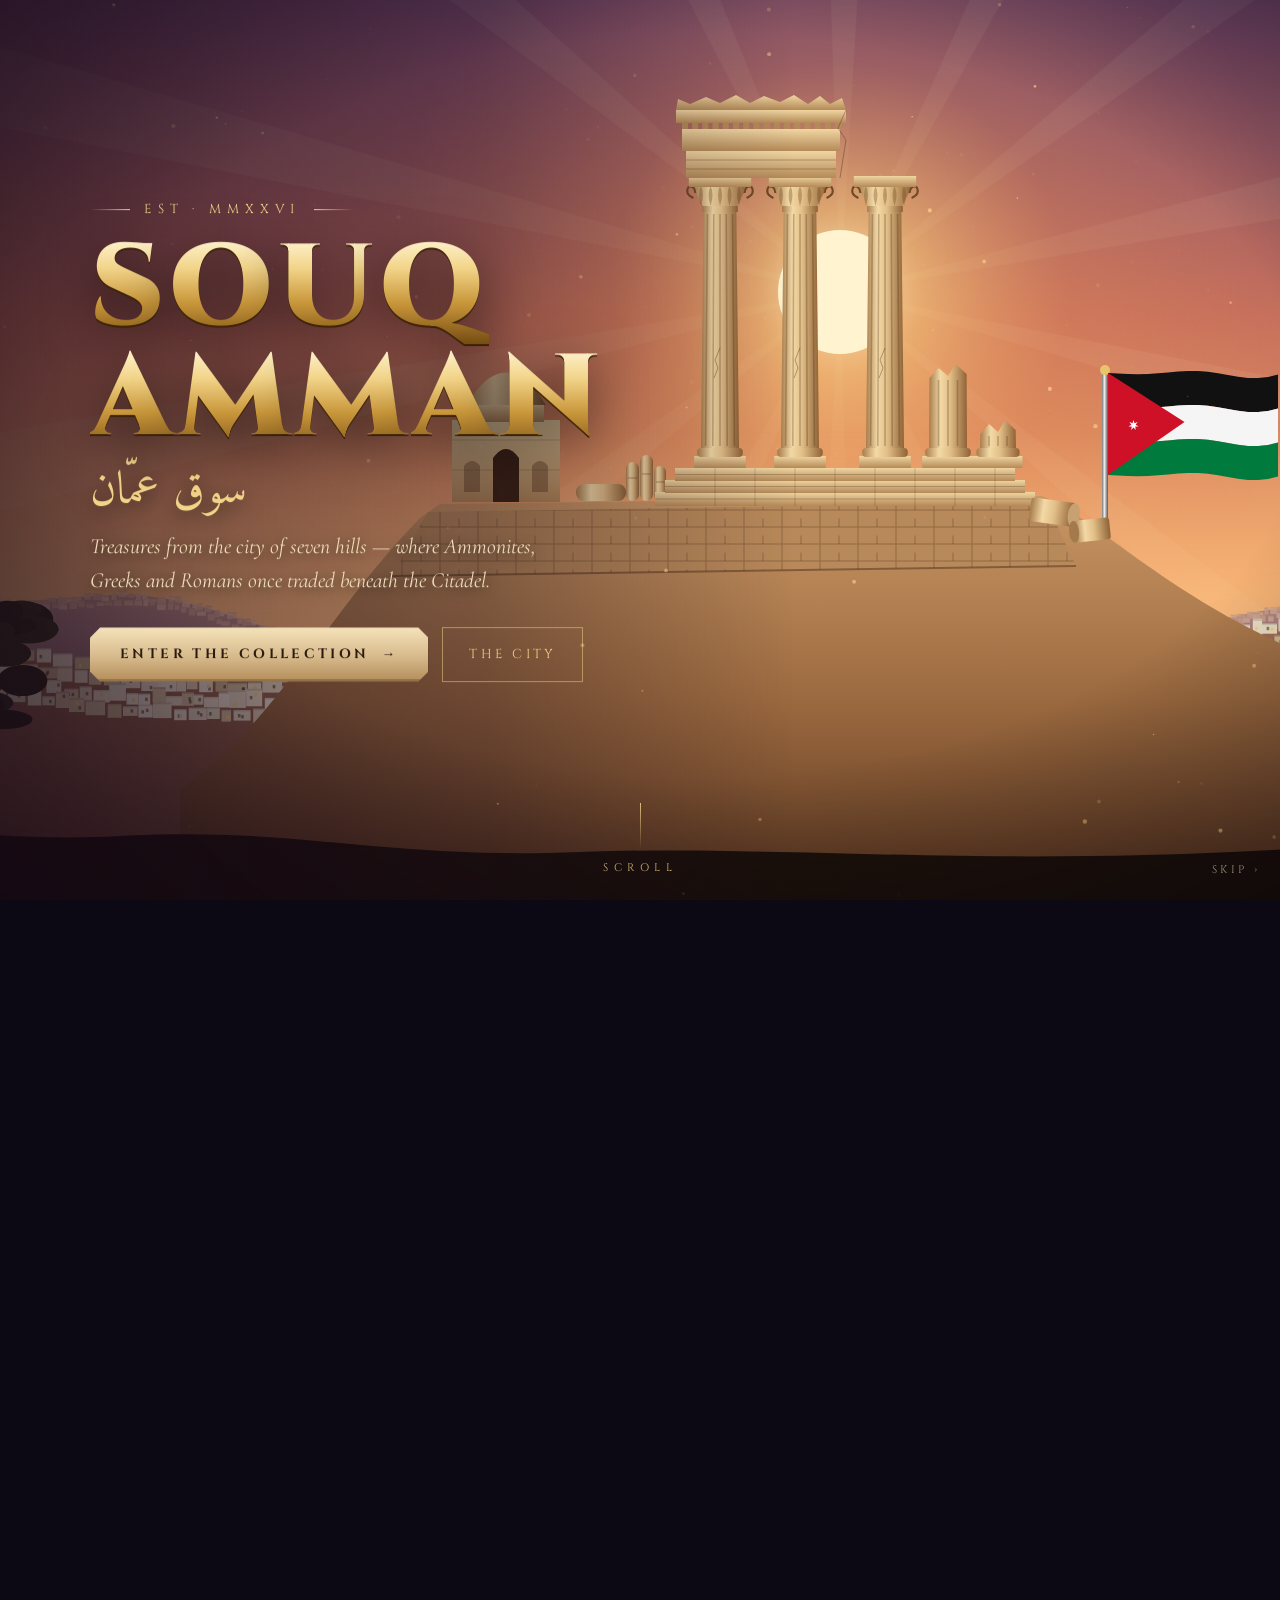
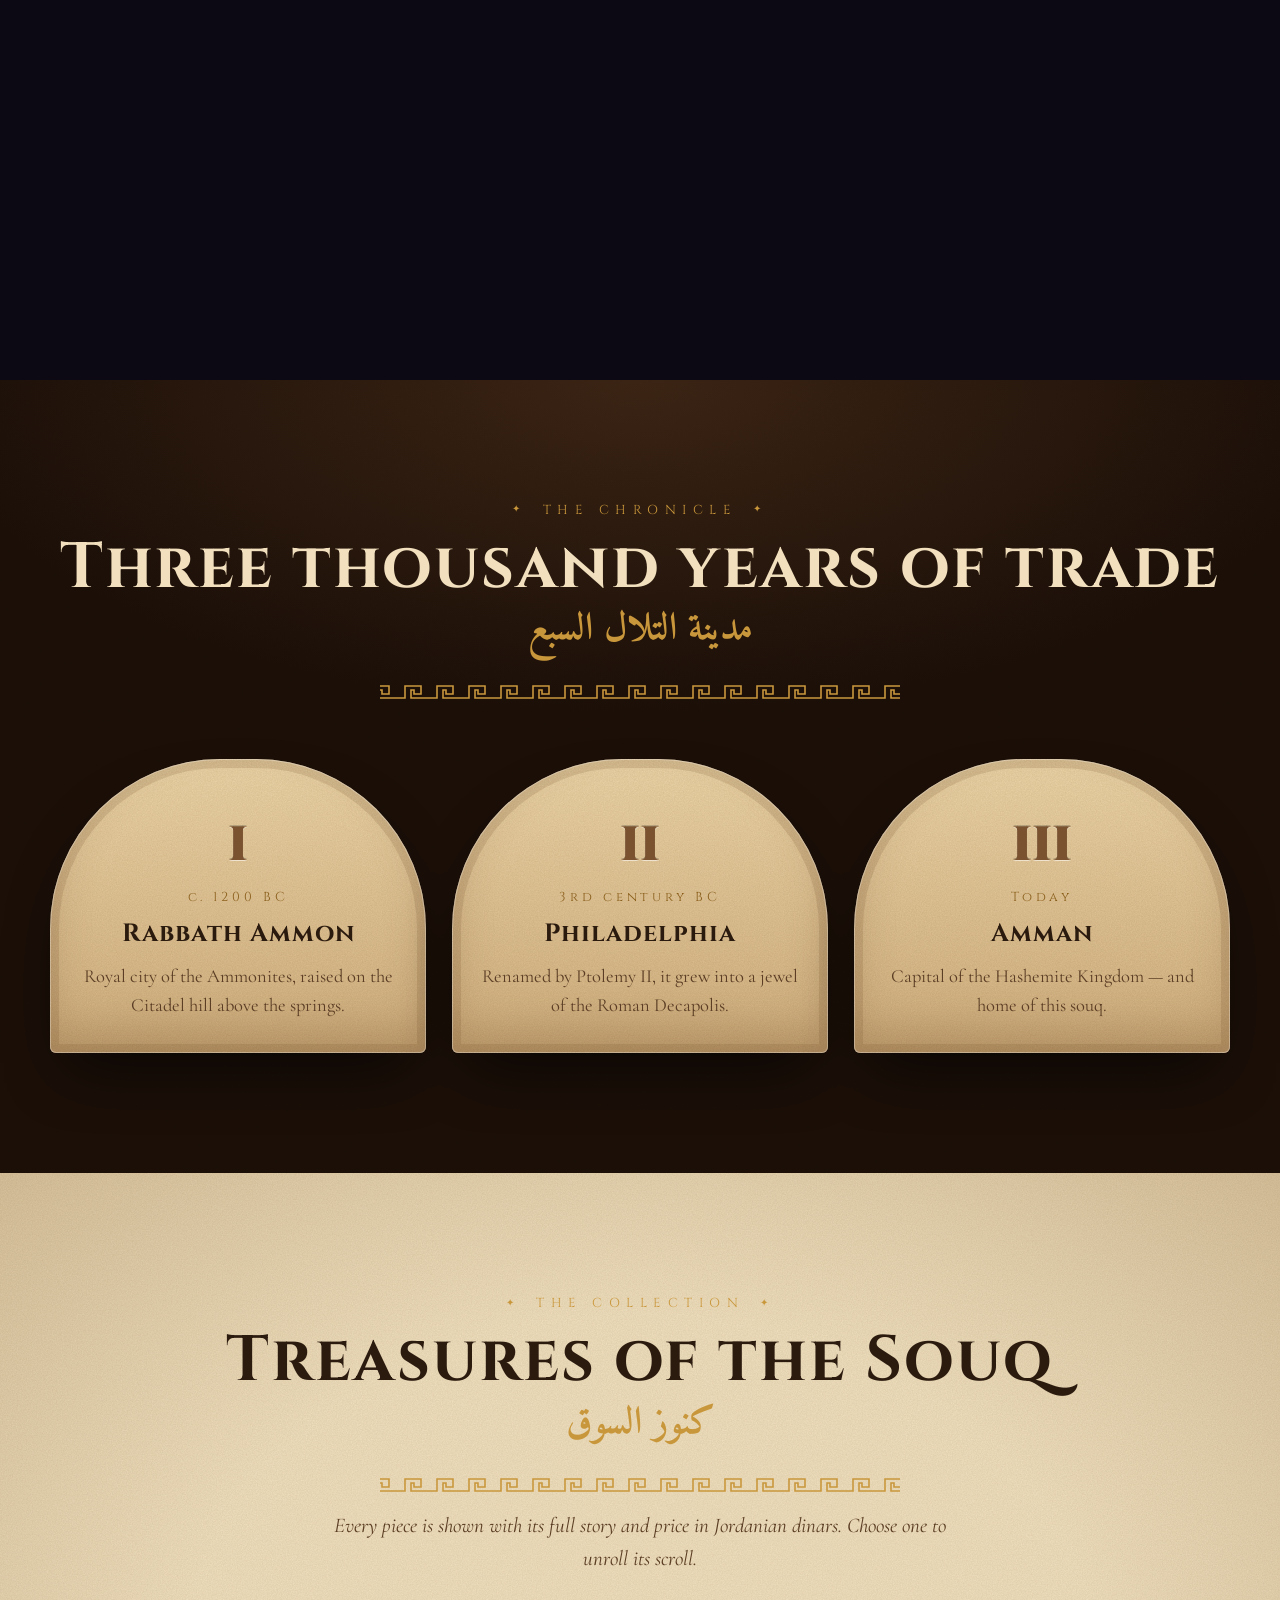
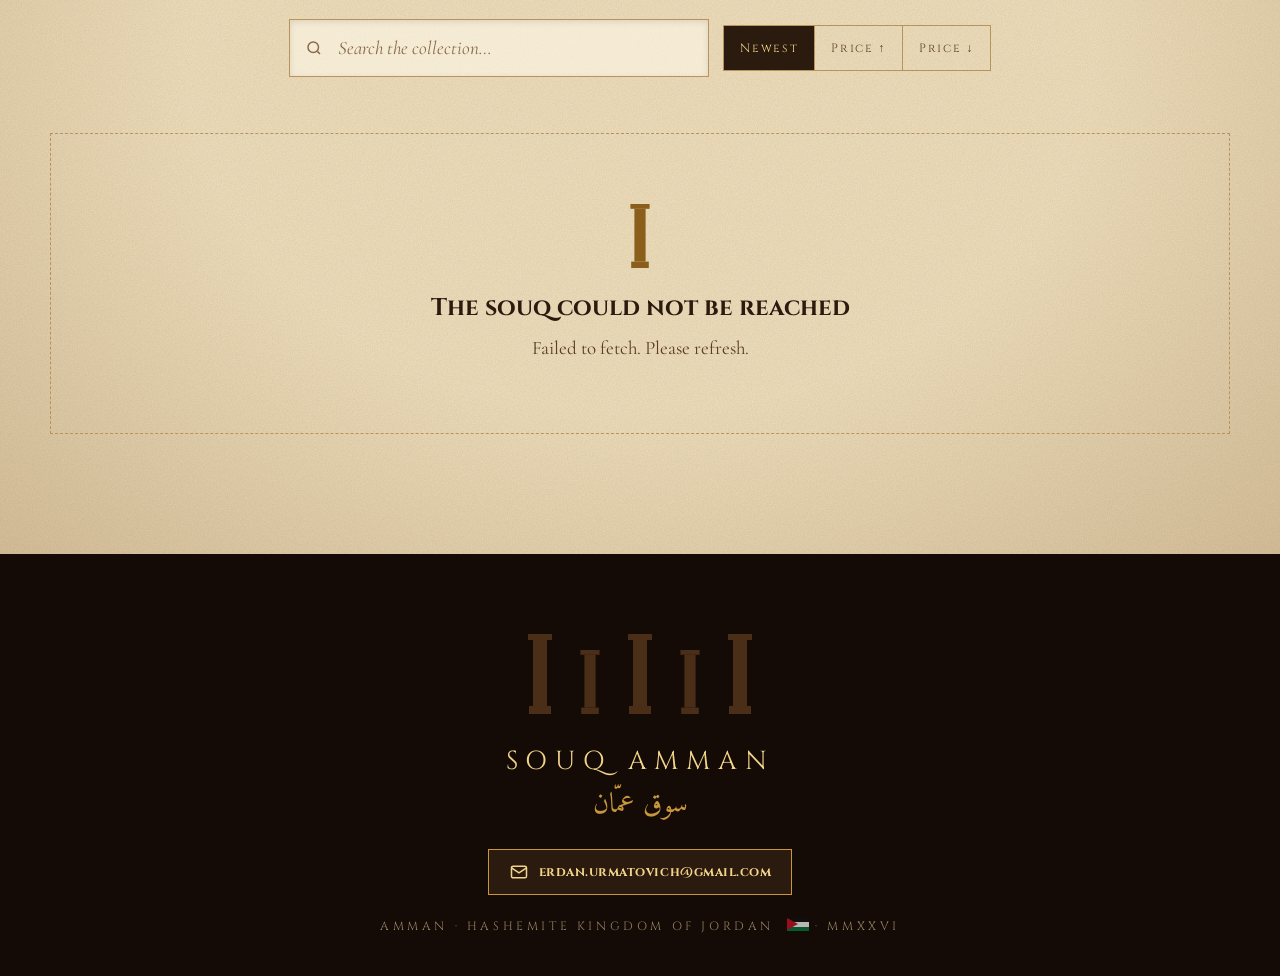
<file: index.html>
<!doctype html>
<html lang="en">
<head>
  <meta charset="utf-8">
  <meta name="viewport" content="width=device-width, initial-scale=1">
  <title>Souq Amman</title>
  <meta name="description" content="Souq Amman — treasures from the ancient city of Amman, Jordan.">
  <meta name="theme-color" content="#1a0f08">
  <link rel="icon" href="data:image/svg+xml,%3Csvg xmlns='http://www.w3.org/2000/svg' viewBox='0 0 64 64'%3E%3Crect width='64' height='64' rx='14' fill='%231a0f08'/%3E%3Cg fill='%23f3d58a'%3E%3Crect x='14' y='12' width='36' height='6'/%3E%3Crect x='18' y='18' width='8' height='32'/%3E%3Crect x='38' y='18' width='8' height='32'/%3E%3Crect x='12' y='50' width='40' height='5'/%3E%3C/g%3E%3C/svg%3E">
  <link rel="preconnect" href="https://fonts.googleapis.com">
  <link rel="preconnect" href="https://fonts.gstatic.com" crossorigin>
  <link href="https://fonts.googleapis.com/css2?family=Amiri:wght@400;700&family=Cinzel:wght@400;600;700;900&family=Cormorant+Garamond:ital,wght@0,400;0,500;0,600;1,400;1,500&display=swap" rel="stylesheet">
  <link rel="stylesheet" href="assets/style.css?v=1793973445">
</head>
<body>

  <nav class="nav" id="nav">
    <a href="#" class="brand" aria-label="Souq Amman">
      <svg viewBox="0 0 22 30" fill="currentColor" aria-hidden="true"><rect x="0" y="0" width="22" height="4"/><rect x="2" y="4" width="18" height="2"/><rect x="5" y="6" width="12" height="20" opacity=".9"/><rect x="1" y="26" width="20" height="4"/></svg>
      <span>SOUQ AMMAN</span>
    </a>
    <div class="nav-r">
      <a class="l hide" href="#chronicle">The City</a>
      <a class="l" href="#collection">The Collection</a>
    </div>
  </nav>

  <!-- ===================== CITADEL (opening + hero) ===================== -->
  <header class="hero" id="top">
    <div class="stage">
      <svg id="scene" xmlns="http://www.w3.org/2000/svg" viewBox="0 0 1600 900" preserveAspectRatio="xMidYMax slice" aria-hidden="true"></svg>
      <canvas id="dust" aria-hidden="true"></canvas>
      <div class="vignette"></div>
      <div class="shade"></div>

      <div class="hero-copy">
        <div class="est">EST · MMXXVI</div>
        <h1 class="title" aria-label="Souq Amman">
          <span class="ln" data-word="SOUQ"></span>
          <span class="ln" data-word="AMMAN"></span>
        </h1>
        <div class="hero-ar ar">سوق عمّان</div>
        <p class="hero-lead">Treasures from the city of seven hills — where Ammonites, Greeks and Romans once traded beneath the Citadel.</p>
        <div class="hero-cta">
          <a href="#collection" class="stone">Enter the Collection <span class="arr">→</span></a>
          <a href="#chronicle" class="ghost">The City</a>
        </div>
      </div>

      <div class="cue"><i></i>SCROLL</div>
      <div class="caption">Amman Citadel · Jabal al-Qal’a<br>Roman era · 2nd century AD</div>
      <div class="veil"></div>
      <div class="blackout"></div>
      <button class="skip" type="button">SKIP ›</button>
    </div>
  </header>

  <!-- ===================== CHRONICLE ===================== -->
  <section class="chron" id="chronicle">
    <div class="wrap">
      <div class="kick reveal">The Chronicle</div>
      <h2 class="h2 reveal">Three thousand years of trade<span class="ar">مدينة التلال السبع</span></h2>
      <div class="meander reveal"></div>
      <div class="tablets" id="tablets">
        <article class="tablet">
          <div class="num">I</div>
          <div class="yr">c. 1200 BC</div>
          <h3>Rabbath Ammon</h3>
          <p>Royal city of the Ammonites, raised on the Citadel hill above the springs.</p>
        </article>
        <article class="tablet">
          <div class="num">II</div>
          <div class="yr">3rd century BC</div>
          <h3>Philadelphia</h3>
          <p>Renamed by Ptolemy II, it grew into a jewel of the Roman Decapolis.</p>
        </article>
        <article class="tablet">
          <div class="num">III</div>
          <div class="yr">Today</div>
          <h3>Amman</h3>
          <p>Capital of the Hashemite Kingdom — and home of this souq.</p>
        </article>
      </div>
    </div>
  </section>

  <!-- ===================== COLLECTION ===================== -->
  <section class="coll" id="collection">
    <div class="wrap">
      <div class="kick reveal">The Collection</div>
      <h2 class="h2 reveal">Treasures of the Souq<span class="ar">كنوز السوق</span></h2>
      <div class="meander reveal"></div>
      <p class="lede reveal">Every piece is shown with its full story and price in Jordanian dinars. Choose one to unroll its scroll.</p>

      <div class="tools reveal">
        <label class="search">
          <svg width="18" height="18" viewBox="0 0 24 24" fill="none" stroke="currentColor" stroke-width="2"><circle cx="11" cy="11" r="7"/><path d="m20 20-3.5-3.5"/></svg>
          <input id="q" type="search" placeholder="Search the collection…" aria-label="Search the collection">
        </label>
        <div class="sorts" id="sorts">
          <button class="on" data-sort="new" type="button">Newest</button>
          <button data-sort="low" type="button">Price ↑</button>
          <button data-sort="high" type="button">Price ↓</button>
        </div>
      </div>

      <div class="cats reveal" id="cats"></div>

      <div class="grid" id="grid">
        <div class="ghostcard"></div><div class="ghostcard"></div><div class="ghostcard"></div>
      </div>
    </div>
  </section>

  <footer>
    <div class="row-cols" aria-hidden="true">
      <svg viewBox="0 0 24 80" fill="currentColor"><rect width="24" height="6"/><rect x="5" y="6" width="14" height="66"/><rect x="1" y="72" width="22" height="8"/></svg>
      <svg viewBox="0 0 24 80" fill="currentColor"><rect width="24" height="6"/><rect x="5" y="6" width="14" height="66"/><rect x="1" y="72" width="22" height="8"/></svg>
      <svg viewBox="0 0 24 80" fill="currentColor"><rect width="24" height="6"/><rect x="5" y="6" width="14" height="66"/><rect x="1" y="72" width="22" height="8"/></svg>
      <svg viewBox="0 0 24 80" fill="currentColor"><rect width="24" height="6"/><rect x="5" y="6" width="14" height="66"/><rect x="1" y="72" width="22" height="8"/></svg>
      <svg viewBox="0 0 24 80" fill="currentColor"><rect width="24" height="6"/><rect x="5" y="6" width="14" height="66"/><rect x="1" y="72" width="22" height="8"/></svg>
    </div>
    <div class="fb">SOUQ AMMAN</div>
    <div class="far ar">سوق عمّان</div>
    <div class="f-contact" id="fContact"></div>
    <div class="small">AMMAN · HASHEMITE KINGDOM OF JORDAN <span class="flag"></span> · MMXXVI</div>
  </footer>

  <div class="float-contact" id="floatContact"></div>

  <!-- ===================== SCROLL MODAL ===================== -->
  <div class="modal" id="modal" role="dialog" aria-modal="true" aria-labelledby="mTitle">
    <div class="modal-bg" data-close></div>
    <div class="scroll">
      <div class="rod"></div>
      <div class="sheet">
        <button class="x" data-close aria-label="Close">✕</button>
        <div class="gal">
          <div class="arch"><img id="mImg" alt=""></div>
          <div class="thumbs" id="mThumbs"></div>
        </div>
        <div class="info">
          <div class="no" id="mNo"></div>
          <h3 id="mTitle"></h3>
          <div class="plaque" id="mPrice"></div>
          <div class="desc" id="mDesc"></div>
          <div class="contact" id="mContact"></div>
          <div id="mAddr"></div>
          <div class="date" id="mDate"></div>
        </div>
      </div>
      <div class="rod"></div>
    </div>
  </div>

  <script src="assets/config.js?v=1793973445"></script>
  <script src="assets/api.js?v=1793973445"></script>
  <script src="assets/effects.js?v=1793973445"></script>
  <script src="assets/scene.js?v=1793973445"></script>
  <script src="assets/store.js?v=1793973445"></script>
</body>
</html>
</file>
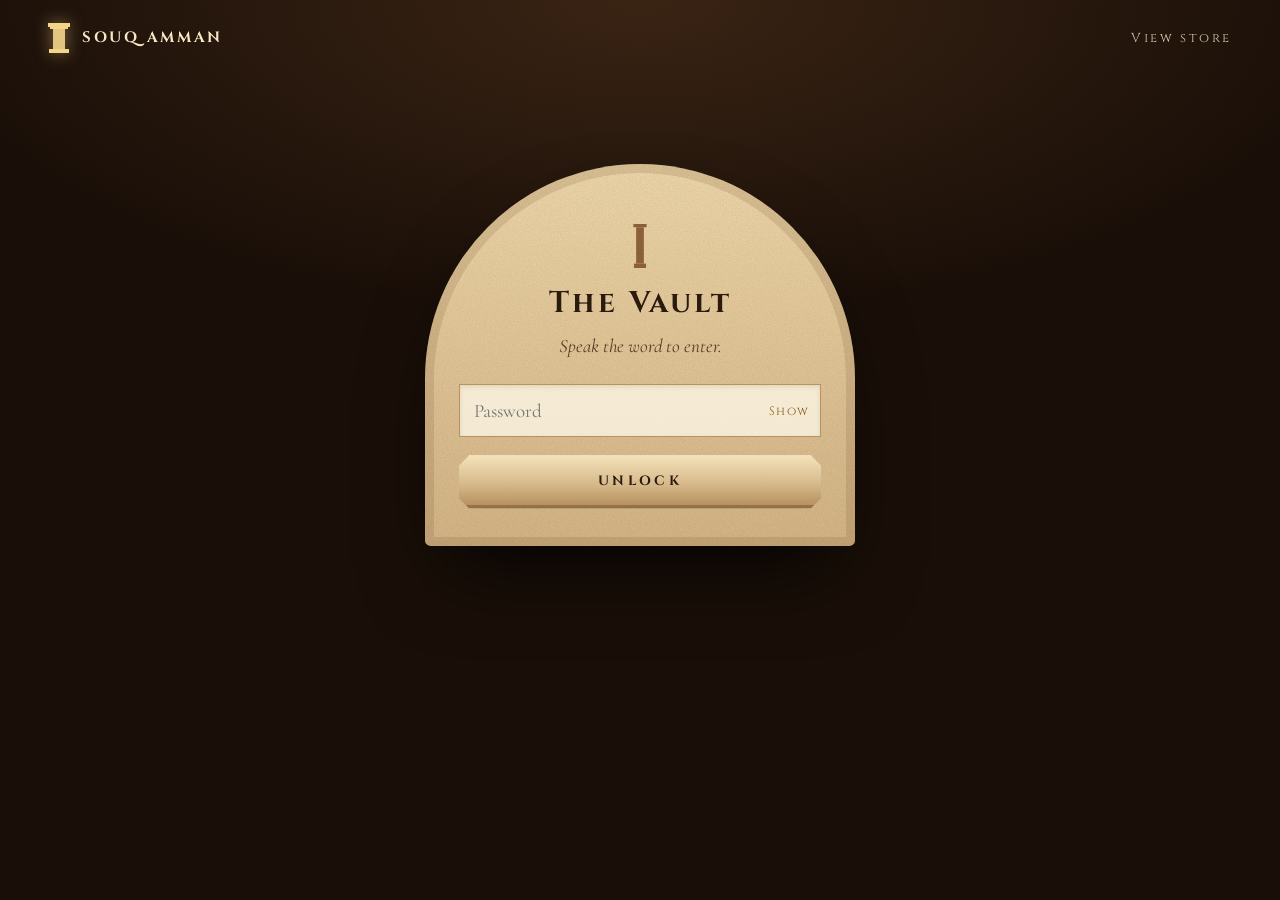
<file: admin-586f1898.html>
<!doctype html>
<html lang="en">
<head>
  <meta charset="utf-8">
  <meta name="viewport" content="width=device-width, initial-scale=1">
  <title>Souq Amman</title>
  <meta name="robots" content="noindex, nofollow">
  <meta name="referrer" content="no-referrer">
  <meta name="theme-color" content="#1a0f08">
  <link rel="icon" href="data:image/svg+xml,%3Csvg xmlns='http://www.w3.org/2000/svg' viewBox='0 0 64 64'%3E%3Crect width='64' height='64' rx='14' fill='%231a0f08'/%3E%3Cg fill='%23f3d58a'%3E%3Crect x='14' y='12' width='36' height='6'/%3E%3Crect x='18' y='18' width='8' height='32'/%3E%3Crect x='38' y='18' width='8' height='32'/%3E%3Crect x='12' y='50' width='40' height='5'/%3E%3C/g%3E%3C/svg%3E">
  <link rel="preconnect" href="https://fonts.googleapis.com">
  <link rel="preconnect" href="https://fonts.gstatic.com" crossorigin>
  <link href="https://fonts.googleapis.com/css2?family=Amiri:wght@400;700&family=Cinzel:wght@400;600;700;900&family=Cormorant+Garamond:ital,wght@0,400;0,500;0,600;1,400;1,500&display=swap" rel="stylesheet">
  <link rel="stylesheet" href="assets/style.css?v=1793973445">
</head>
<body class="ready">
  <nav class="nav solid" id="nav">
    <a href="index.html" class="brand">
      <svg viewBox="0 0 22 30" fill="currentColor" aria-hidden="true"><rect x="0" y="0" width="22" height="4"/><rect x="2" y="4" width="18" height="2"/><rect x="5" y="6" width="12" height="20" opacity=".9"/><rect x="1" y="26" width="20" height="4"/></svg>
      <span>SOUQ AMMAN</span>
    </a>
    <div class="nav-r"><a class="l" href="index.html">View store</a></div>
  </nav>

  <main class="admin">
    <div class="gate" id="gate">
      <svg viewBox="0 0 24 80" fill="currentColor" aria-hidden="true"><rect width="24" height="6"/><rect x="5" y="6" width="14" height="66"/><rect x="1" y="72" width="22" height="8"/></svg>
      <h1>The Vault</h1>
      <p>Speak the word to enter.</p>
      <form id="loginForm" class="form" autocomplete="off">
        <div class="affix">
          <input id="pw" class="input" type="password" placeholder="Password" required autocomplete="current-password" aria-label="Password">
          <button type="button" id="pwToggle">Show</button>
        </div>
        <button class="stone btn-full" type="submit"><span class="spinner"></span><span>Unlock</span></button>
      </form>
    </div>

    <section class="dash" id="dash">
      <div class="dash-head">
        <div>
          <div class="pv-label" style="margin:0 0 6px">The Vault</div>
          <h1>Add a treasure</h1>
        </div>
        <button class="ghost" id="logout" type="button">Lock</button>
      </div>

      <div class="dash-grid">
        <div class="panel">
          <form id="productForm" class="form">
            <div class="field">
              <label>1 · Display photo <em>required — shown on the card</em></label>
              <div class="drop" id="drop">
                <input type="file" id="file" accept="image/*" aria-label="Product picture">
                <div class="hint" id="dropHint"><div style="font-size:30px">📜</div><b>Click or drop the main photo</b><small>JPG, PNG or WEBP — resized automatically</small></div>
              </div>
            </div>
            <div class="field">
              <label>2 · More photos <em>optional — up to 6</em></label>
              <div class="extras" id="extras"></div>
            </div>
            <div class="field">
              <label for="name">Name <em>required</em></label>
              <input id="name" class="input" maxlength="120" required placeholder="e.g. Hand-painted Jordanian vase">
            </div>
            <div class="field">
              <label for="cat">Category <em>required</em></label>
              <select id="cat" class="input" required></select>
            </div>
            <div class="field">
              <label for="desc">Description <em>required</em></label>
              <textarea id="desc" class="textarea" maxlength="3000" required placeholder="Condition, size, colour, how to contact you…"></textarea>
            </div>
            <div class="row">
              <div class="field">
                <label for="price">Price <em>required</em></label>
                <div class="affix">
                  <input id="price" class="input" type="number" min="0" step="0.001" required placeholder="0.00" inputmode="decimal">
                  <span>JOD</span>
                </div>
              </div>
              <div class="field">
                <label for="addr">Address <em>optional</em></label>
                <input id="addr" class="input" maxlength="300" placeholder="e.g. Rainbow St, Jabal Amman">
              </div>
            </div>
            <button class="stone btn-full" type="submit" id="publish"><span class="spinner"></span><span>Publish treasure</span></button>
          </form>
        </div>

        <div>
          <div class="pv-label">Live preview</div>
          <article class="art static">
            <div class="arch"><img id="pvImg" alt="" style="display:none"><div id="pvPh" style="position:absolute;inset:0;display:grid;place-items:center;font-size:44px;opacity:.4">🏛️</div></div>
            <div class="no" id="pvCat">Nº I · Fashion</div>
            <h3 id="pvName">Treasure name</h3>
            <p id="pvDesc">Your description will appear here.</p>
            <div class="plaque" id="pvPrice">0 JOD</div>
            <div class="loc">📍 <span id="pvAddr">Amman, Jordan</span></div>
          </article>

          <div class="panel" style="margin-top:26px">
            <h2>Your treasures <span id="myCount" style="color:var(--ink-3)"></span></h2>
            <div class="my-list" id="myList"></div>
          </div>
        </div>
      </div>
    </section>
  </main>

  <script src="assets/config.js?v=1793973445"></script>
  <script src="assets/api.js?v=1793973445"></script>
  <script src="assets/effects.js?v=1793973445"></script>
  <script src="assets/a-586f1898.js?v=1793973445"></script>
</body>
</html>
</file>
<file: assets/style.css>
/* =========================================================
   Souq Amman — ancient citadel theme
   ========================================================= */
:root {
  --night: #0c0814;
  --ink: #2b1a0e;
  --ink-2: #5a3d24;
  --ink-3: #8a6a48;
  --parch: #efe0bf;
  --parch-2: #f7ecd3;
  --stone: #d6b98b;
  --stone-dk: #8b6038;
  --gold: #c9973b;
  --gold-2: #f3d58a;
  --gold-3: #8a5f1c;
  --bronze: linear-gradient(135deg, #f6dc94 0%, #c9973b 35%, #8a5f1c 60%, #e4bb63 100%);
  --red: #b5262b;
  --ease: cubic-bezier(.22, 1, .36, 1);
  --spring: cubic-bezier(.34, 1.56, .64, 1);
  --paper: url("data:image/svg+xml,%3Csvg xmlns='http://www.w3.org/2000/svg' width='300' height='300'%3E%3Cfilter id='n'%3E%3CfeTurbulence type='fractalNoise' baseFrequency='.8' numOctaves='3' stitchTiles='stitch'/%3E%3CfeColorMatrix values='0 0 0 0 .35 0 0 0 0 .22 0 0 0 0 .1 0 0 0 .22 0'/%3E%3C/filter%3E%3Crect width='300' height='300' filter='url(%23n)'/%3E%3C/svg%3E");
  color-scheme: light;
}
* { box-sizing: border-box; margin: 0; padding: 0; }
html { scroll-behavior: smooth; }
html, body { overflow-x: clip; }
body {
  font-family: "Cormorant Garamond", Georgia, serif; font-size: 19px; line-height: 1.55; color: var(--ink);
  background: var(--parch) var(--paper); -webkit-font-smoothing: antialiased;
}
body.locked { overflow: hidden; }
img { display: block; max-width: 100%; }
a { color: inherit; text-decoration: none; }
button { font: inherit; color: inherit; background: none; border: 0; cursor: pointer; }
.ar { font-family: "Amiri", "Cairo", serif; }

/* =================== NAV =================== */
.nav {
  position: fixed; inset: 0 0 auto 0; z-index: 60; height: 76px; padding: 0 clamp(16px, 4vw, 48px);
  display: flex; align-items: center; justify-content: space-between; color: #f7e7c4;
  opacity: 0; transform: translateY(-20px); transition: opacity 1s var(--ease), transform 1s var(--ease), background .5s, height .5s, box-shadow .5s;
}
.ready .nav { opacity: 1; transform: none; }
.nav.solid { background: rgba(26, 15, 8, .9); backdrop-filter: blur(10px); -webkit-backdrop-filter: blur(10px); height: 64px; box-shadow: 0 1px 0 rgba(201,151,59,.35), 0 10px 30px rgba(0,0,0,.3); }
.brand { display: flex; align-items: center; gap: 12px; font-family: "Cinzel", serif; font-weight: 700; letter-spacing: .18em; font-size: 15px; }
.brand svg { width: 22px; height: 30px; color: var(--gold-2); filter: drop-shadow(0 0 8px rgba(243,213,138,.5)); }
.nav-r { display: flex; align-items: center; gap: clamp(14px, 3vw, 34px); font-family: "Cinzel", serif; font-size: 13px; letter-spacing: .2em; }
.nav-r a.l { position: relative; padding: 6px 0; opacity: .85; }
.nav-r a.l::after { content: ""; position: absolute; left: 0; right: 0; bottom: 0; height: 1px; background: var(--gold-2); transform: scaleX(0); transition: transform .5s var(--ease); }
.nav-r a.l:hover { opacity: 1; }
.nav-r a.l:hover::after { transform: scaleX(1); }

/* =================== HERO / SCENE =================== */
.hero { position: relative; height: 220vh; background: var(--night); }
.stage { position: sticky; top: 0; height: 100vh; height: 100svh; overflow: hidden; }
#scene { position: absolute; inset: 0; width: 100%; height: 100%; display: block; will-change: transform; }
#dust { position: absolute; inset: 0; width: 100%; height: 100%; pointer-events: none; }
.blackout { position: absolute; inset: 0; background: #000; pointer-events: none; transition: opacity 1.8s ease; }
.lit .blackout { opacity: 0; }
.shade { position: absolute; inset: 0; pointer-events: none; background: linear-gradient(90deg, rgba(25,10,25,.62) 0%, rgba(25,10,25,.35) 38%, transparent 62%); opacity: 0; transition: opacity 2s 2.4s; }
.lit .shade { opacity: 1; }
.vignette { position: absolute; inset: 0; pointer-events: none; background: radial-gradient(ellipse 85% 75% at 55% 45%, transparent 55%, rgba(5,2,8,.6) 100%); }
.veil { position: absolute; inset: 0; pointer-events: none; background: #1a0f08; opacity: 0; }

#scene .col, #scene .stump { transform-box: fill-box; transform-origin: 50% 100%; transform: scaleY(0); }
.lit #scene .col, .lit #scene .stump { animation: rise 1.1s var(--d, 0s) cubic-bezier(.2,.9,.25,1.05) forwards; }
@keyframes rise { 0% { transform: scaleY(0); } 75% { transform: scaleY(1.03); } 100% { transform: scaleY(1); } }
#scene .entab { transform: translateY(-460px); opacity: 0; }
.lit #scene .entab { animation: drop .8s 2.1s cubic-bezier(.55,0,.75,.2) forwards; }
@keyframes drop { 0% { transform: translateY(-460px); opacity: 0; } 30% { opacity: 1; } 100% { transform: none; opacity: 1; } }
#scene .puff { opacity: 0; transform-box: fill-box; transform-origin: center; }
.lit #scene .puff { animation: puff 1.4s 2.85s ease-out forwards; }
@keyframes puff { 0% { opacity: .85; transform: scale(.2); } 100% { opacity: 0; transform: scale(2.6); } }
#scene .sun { transform: translateY(360px); }
.lit #scene .sun { transition: transform 4.8s 1.1s cubic-bezier(.25,.6,.3,1); transform: none; }
#scene .dawn { opacity: 0; }
.lit #scene .dawn { transition: opacity 4s 1.3s ease; opacity: 1; }
#scene .tint { opacity: .85; }
.lit #scene .tint { transition: opacity 4.2s 1.4s ease; opacity: 0; }
#scene .stars { opacity: 1; }
.lit #scene .stars { transition: opacity 4s 1.8s ease; opacity: .12; }
#scene .rays { opacity: 0; }
.lit #scene .rays { transition: opacity 3s 3.2s ease; opacity: 1; }
#scene .win { animation: twinkle 3s var(--t, 0s) ease-in-out infinite; }
@keyframes twinkle { 50% { opacity: .2; } }
#scene .birds { opacity: 0; transition: opacity 1.5s; }
.ready #scene .birds { opacity: 1; }
#scene .flock { animation: fly 28s linear infinite; }
#scene .flock.f2 { animation-duration: 36s; animation-delay: -15s; }
@keyframes fly { from { transform: translate(-220px, 0); } to { transform: translate(1900px, -140px); } }
#scene .bird { animation: flap .45s ease-in-out infinite alternate; transform-box: fill-box; transform-origin: center; }
@keyframes flap { to { transform: scaleY(-.5); } }
.stage.shake { animation: shake .5s cubic-bezier(.36,.07,.19,.97); }
@keyframes shake { 15% { transform: translate(-6px, 4px); } 35% { transform: translate(5px, -3px); } 55% { transform: translate(-4px, 2px); } 75% { transform: translate(2px, -1px); } }

/* hero copy */
.hero-copy { position: absolute; z-index: 5; left: clamp(20px, 7vw, 110px); top: 50%; transform: translateY(-52%); max-width: min(620px, 52vw); color: #f8ead0; will-change: transform, opacity; }
.est { display: flex; align-items: center; gap: 14px; font-family: "Cinzel", serif; font-size: 13px; letter-spacing: .45em; color: var(--gold-2); opacity: 0; transform: translateY(10px); transition: all 1s 3.5s var(--ease); }
.est::before, .est::after { content: ""; height: 1px; width: 40px; background: linear-gradient(90deg, transparent, var(--gold-2)); }
.est::after { transform: scaleX(-1); }
.lit .est { opacity: 1; transform: none; }
.title { font-family: "Cinzel", serif; font-weight: 900; line-height: .95; letter-spacing: .04em; font-size: clamp(54px, 9vw, 146px); margin: 16px 0 8px; }
.title .ln { display: block; white-space: nowrap; position: relative; }
.title .lt {
  display: inline-block;
  background: linear-gradient(180deg, #fff6d8 0%, #f3d58a 30%, #c9973b 62%, #7a4f14 100%);
  -webkit-background-clip: text; background-clip: text; color: transparent;
  filter: drop-shadow(0 2px 0 #3d2408) drop-shadow(0 12px 26px rgba(0,0,0,.6));
  opacity: 0;
}
.lit .title .lt { animation: stamp .75s var(--d) cubic-bezier(.5,0,.3,1.35) forwards; }
@keyframes stamp {
  0% { opacity: 0; transform: translateY(-50px) scale(2); filter: blur(14px); }
  55% { opacity: 1; }
  100% { opacity: 1; transform: none; filter: drop-shadow(0 2px 0 #3d2408) drop-shadow(0 12px 26px rgba(0,0,0,.6)); }
}
.title .ln::after {
  content: ""; position: absolute; inset: 0; pointer-events: none; mix-blend-mode: overlay;
  background: linear-gradient(105deg, transparent 42%, rgba(255,255,255,.9) 50%, transparent 58%); background-size: 260% 100%; background-position: 160% 0;
}
.ready .title .ln::after { animation: sweep 6s 1s ease-in-out infinite; }
.ready .title .ln + .ln::after { animation-delay: 1.3s; }
@keyframes sweep { 0% { background-position: 160% 0; } 30%, 100% { background-position: -60% 0; } }
.hero-ar { font-size: clamp(30px, 3.6vw, 52px); color: var(--gold-2); line-height: 1.3; text-shadow: 0 4px 20px rgba(0,0,0,.6); opacity: 0; transform: translateY(14px); transition: all 1.2s 3.3s var(--ease); }
.lit .hero-ar { opacity: 1; transform: none; }
.hero-lead { margin-top: 8px; font-size: clamp(19px, 1.7vw, 24px); font-style: italic; color: #f1dfbd; text-shadow: 0 2px 14px rgba(0,0,0,.8); opacity: 0; transform: translateY(14px); transition: all 1.2s 3.7s var(--ease); max-width: 480px; }
.lit .hero-lead { opacity: 1; transform: none; }
.hero-cta { margin-top: 30px; display: flex; gap: 14px; flex-wrap: wrap; opacity: 0; transform: translateY(14px); transition: all 1.2s 4s var(--ease); }
.lit .hero-cta { opacity: 1; transform: none; }

.stone {
  position: relative; display: inline-flex; align-items: center; gap: 12px; padding: 16px 30px; font-family: "Cinzel", serif; font-weight: 700;
  font-size: 13.5px; letter-spacing: .25em; text-transform: uppercase; color: #2b1a0e;
  background: linear-gradient(180deg, #f6e3ba, #d6b98b 55%, #b38b58);
  box-shadow: inset 0 1px 0 rgba(255,255,255,.7), inset 0 -3px 0 rgba(0,0,0,.2), 0 12px 30px -8px rgba(0,0,0,.7);
  clip-path: polygon(10px 0, calc(100% - 10px) 0, 100% 10px, 100% calc(100% - 10px), calc(100% - 10px) 100%, 10px 100%, 0 calc(100% - 10px), 0 10px);
  transition: transform .4s var(--ease), filter .3s; overflow: hidden;
}
.stone::after { content: ""; position: absolute; inset: 0; background: linear-gradient(110deg, transparent 35%, rgba(255,255,255,.75) 50%, transparent 65%); transform: translateX(-130%); transition: transform .9s var(--ease); }
.stone:hover { transform: translateY(-3px); filter: brightness(1.07); }
.stone:hover::after { transform: translateX(130%); }
.stone .arr { transition: transform .4s var(--ease); }
.stone:hover .arr { transform: translateX(5px); }
.ghost { display: inline-flex; align-items: center; padding: 16px 26px; font-family: "Cinzel", serif; font-size: 13px; letter-spacing: .25em; text-transform: uppercase; color: #f3d58a; border: 1px solid rgba(243,213,138,.5); transition: background .3s; }
.ghost:hover { background: rgba(243,213,138,.12); }

.cue { position: absolute; z-index: 5; left: 50%; bottom: 24px; transform: translateX(-50%); display: flex; flex-direction: column; align-items: center; gap: 10px; color: #f3d58a; font-family: "Cinzel", serif; font-size: 11px; letter-spacing: .5em; opacity: 0; transition: opacity 1s 4.4s; }
.lit .cue { opacity: .85; }
.cue i { width: 1px; height: 46px; background: linear-gradient(#f3d58a, transparent); position: relative; overflow: hidden; }
.cue i::after { content: ""; position: absolute; left: 0; top: -40%; width: 1px; height: 40%; background: #fff; animation: drip 2s infinite; }
@keyframes drip { to { top: 100%; } }
.skip { position: absolute; z-index: 6; right: 20px; bottom: 22px; font-family: "Cinzel", serif; font-size: 11px; letter-spacing: .3em; color: rgba(247,231,196,.6); transition: opacity .5s; }
.skip:hover { color: #fff; }
.ready .skip { opacity: 0; pointer-events: none; }
.caption { position: absolute; z-index: 5; right: clamp(16px, 4vw, 48px); bottom: 24px; font-family: "Cinzel", serif; font-size: 11px; letter-spacing: .3em; color: rgba(247,231,196,.7); text-align: right; opacity: 0; transition: opacity 1s .5s; }
.ready .caption { opacity: 1; }

/* =================== CHRONICLE =================== */
.chron { position: relative; z-index: 3; padding: 120px 16px 120px; color: #f1dfbd; background: radial-gradient(ellipse 80% 60% at 50% 0%, #3a2414 0%, #1a0f08 70%), #1a0f08; }
.chron::before { content: ""; position: absolute; inset: 0; background: var(--paper); opacity: .6; mix-blend-mode: overlay; pointer-events: none; }
.wrap { width: min(1180px, 100%); margin: 0 auto; position: relative; }
.kick { display: flex; align-items: center; justify-content: center; gap: 16px; font-family: "Cinzel", serif; font-size: 13px; letter-spacing: .5em; color: var(--gold); text-transform: uppercase; }
.kick::before, .kick::after { content: "✦"; font-size: 10px; }
.h2 { font-family: "Cinzel", serif; font-weight: 700; text-align: center; font-size: clamp(34px, 5vw, 64px); line-height: 1.08; letter-spacing: .03em; margin-top: 14px; }
.h2 .ar { display: block; font-size: .6em; color: var(--gold); margin-top: 6px; letter-spacing: 0; }
.lede { text-align: center; font-style: italic; font-size: 21px; max-width: 640px; margin: 18px auto 0; opacity: .88; }
.meander { height: 16px; margin: 32px auto 0; width: min(520px, 90%); background: url("data:image/svg+xml,%3Csvg xmlns='http://www.w3.org/2000/svg' width='32' height='16' viewBox='0 0 32 16'%3E%3Cpath d='M0 15h5V3h16v8h-7V7h-3v8h21' fill='none' stroke='%23c9973b' stroke-width='1.6'/%3E%3C/svg%3E") repeat-x center / auto 100%; }
.reveal { opacity: 0; transform: translateY(40px); filter: blur(6px); transition: opacity 1.2s var(--ease), transform 1.2s var(--ease), filter 1.2s var(--ease); }
.reveal.in { opacity: 1; transform: none; filter: none; }
.tablets { display: grid; grid-template-columns: repeat(3, 1fr); gap: 26px; margin-top: 60px; perspective: 1200px; }
.tablet {
  position: relative; padding: 50px 30px 34px; text-align: center; color: var(--ink);
  background: linear-gradient(180deg, #ecd6aa, #d2b281); border-radius: 170px 170px 6px 6px;
  box-shadow: inset 0 0 0 1px rgba(255,255,255,.35), inset 0 0 0 9px rgba(110,74,38,.16), inset 0 -24px 40px rgba(110,74,38,.25), 0 30px 60px -20px rgba(0,0,0,.75);
  transform: rotateX(75deg) translateY(90px); transform-origin: 50% 100%; opacity: 0; transition: transform 1.4s var(--spring), opacity .8s;
}
.tablet::before { content: ""; position: absolute; inset: 0; border-radius: inherit; background: var(--paper); opacity: .9; mix-blend-mode: multiply; pointer-events: none; }
.tablet > * { position: relative; }
.tablets.in .tablet { transform: none; opacity: 1; }
.tablets.in .tablet:nth-child(2) { transition-delay: .2s; } .tablets.in .tablet:nth-child(3) { transition-delay: .4s; }
.tablet .num { font-family: "Cinzel", serif; font-weight: 900; font-size: 48px; color: #7a5230; text-shadow: 0 1px 0 rgba(255,255,255,.55), 0 -1px 0 rgba(0,0,0,.3); }
.tablet .yr { font-family: "Cinzel", serif; font-size: 13px; letter-spacing: .3em; color: var(--gold-3); margin-top: 4px; }
.tablet h3 { font-family: "Cinzel", serif; font-size: 25px; margin: 8px 0; letter-spacing: .04em; }
.tablet p { font-size: 18.5px; color: var(--ink-2); }

/* =================== COLLECTION =================== */
.coll { position: relative; padding: 120px 16px; background: var(--parch) var(--paper); }
.coll::before { content: ""; position: absolute; inset: 0; pointer-events: none; background: radial-gradient(ellipse at center, transparent 50%, rgba(120,80,30,.22)); }
.coll .lede { color: var(--ink-2); }
.tools { display: flex; gap: 14px; flex-wrap: wrap; justify-content: center; align-items: center; margin: 44px auto 56px; }
.search { position: relative; width: min(420px, 100%); }
.search input { width: 100%; padding: 13px 18px 13px 48px; font: inherit; font-size: 19px; color: var(--ink); outline: none; background: rgba(255,250,235,.6); border: 1px solid #b9935c; box-shadow: inset 0 2px 6px rgba(90,60,30,.15); transition: border-color .3s, box-shadow .3s, background .3s; }
.search input::placeholder { color: var(--ink-3); font-style: italic; }
.search input:focus { border-color: var(--gold-3); background: #fffaf0; box-shadow: inset 0 2px 6px rgba(90,60,30,.15), 0 0 0 4px rgba(201,151,59,.2); }
.search svg { position: absolute; left: 16px; top: 50%; transform: translateY(-50%); color: var(--ink-3); }
.sorts { display: flex; border: 1px solid #b9935c; }
.sorts button { padding: 13px 16px; font-family: "Cinzel", serif; font-size: 12px; letter-spacing: .14em; color: var(--ink-2); transition: background .3s, color .3s; }
.sorts button + button { border-left: 1px solid #b9935c; }
.sorts button.on { background: var(--ink); color: var(--gold-2); }

.grid { display: grid; grid-template-columns: repeat(auto-fill, minmax(270px, 1fr)); gap: 50px 30px; }
.slot { min-width: 0; }
.art {
  position: relative; cursor: pointer; text-align: center; padding: 14px 14px 24px;
  background: linear-gradient(180deg, #fbf3df, #efdfbb); border: 1px solid #c4a06a;
  box-shadow: inset 0 2px 0 #fff8, 0 30px 50px -28px rgba(70,40,10,.55);
  clip-path: inset(100% -40px -40px -40px); transform: translateY(60px);
  transition: clip-path 1.3s var(--ease), transform .9s var(--ease), box-shadow .5s;
}
.in > .art { clip-path: inset(-40px -40px -40px -40px); transform: none; }
.art::before { content: ""; position: absolute; inset: 6px; border: 1px solid rgba(160,115,55,.45); pointer-events: none; }
.in > .art:hover { transform: translateY(-10px); box-shadow: inset 0 2px 0 #fff8, 0 44px 70px -28px rgba(70,40,10,.75), 0 0 0 1px var(--gold); }
.art .arch { position: relative; aspect-ratio: 4 / 5; border-radius: 999px 999px 4px 4px; overflow: hidden; background: #d9c39a; box-shadow: 0 0 0 3px #c4a06a, 0 0 0 7px #f4e7c8, 0 0 0 8px #b38b52; margin: 9px 9px 0; }
.art .arch img { width: 100%; height: 100%; object-fit: cover; transform: scale(1.4); transition: transform 2s var(--ease), filter .8s; filter: sepia(.2); }
.in > .art .arch img { transform: scale(1); }
.in > .art:hover .arch img { transform: scale(1.08); filter: none; }
.art .arch::after { content: ""; position: absolute; inset: 0; background: linear-gradient(115deg, transparent 40%, rgba(255,240,200,.55) 50%, transparent 60%); background-size: 260% 100%; background-position: 160% 0; transition: background-position 1.3s var(--ease); pointer-events: none; }
.art:hover .arch::after { background-position: -60% 0; }
.art .new { position: absolute; z-index: 2; top: 0; left: 50%; transform: translate(-50%, -50%); padding: 4px 14px; font-family: "Cinzel", serif; font-size: 11px; letter-spacing: .25em; color: #f3d58a; background: #2b1a0e; border: 1px solid var(--gold); }
.art .no { font-family: "Cinzel", serif; font-size: 12px; letter-spacing: .35em; color: var(--gold-3); margin-top: 22px; }
.art h3 { font-family: "Cinzel", serif; font-size: 20px; font-weight: 700; letter-spacing: .03em; margin: 6px 6px 4px; white-space: nowrap; overflow: hidden; text-overflow: ellipsis; }
.art p { font-size: 17.5px; font-style: italic; color: var(--ink-2); line-height: 1.35; display: -webkit-box; -webkit-line-clamp: 2; -webkit-box-orient: vertical; overflow: hidden; min-height: 2.7em; margin: 0 8px; }
.plaque {
  display: inline-block; margin-top: 14px; padding: 8px 24px; font-family: "Cinzel", serif; font-weight: 700; font-size: 17px; letter-spacing: .08em; color: #2b1a0e;
  background: var(--bronze); box-shadow: inset 0 1px 0 rgba(255,255,255,.6), inset 0 -2px 0 rgba(0,0,0,.25);
  clip-path: polygon(9px 0, calc(100% - 9px) 0, 100% 50%, calc(100% - 9px) 100%, 9px 100%, 0 50%);
  text-shadow: 0 1px 0 rgba(255,240,200,.6);
}
.art .loc { margin-top: 10px; font-size: 16px; color: var(--ink-3); display: flex; justify-content: center; gap: 6px; align-items: center; white-space: nowrap; overflow: hidden; padding: 0 10px; }
.art .loc span { overflow: hidden; text-overflow: ellipsis; }
.empty { grid-column: 1 / -1; text-align: center; padding: 70px 20px; border: 1px dashed #b9935c; color: var(--ink-2); }
.empty svg { width: 40px; height: 64px; color: var(--gold-3); margin: 0 auto 14px; animation: hover 4s ease-in-out infinite; }
@keyframes hover { 50% { transform: translateY(-8px); } }
.empty h3 { font-family: "Cinzel", serif; font-size: 24px; color: var(--ink); margin-bottom: 6px; }
.ghostcard { height: 500px; border: 1px solid #c4a06a; background: linear-gradient(100deg, #f1e3c3 30%, #fbf3df 50%, #f1e3c3 70%); background-size: 200% 100%; animation: sk 1.4s infinite; }
@keyframes sk { to { background-position: -200% 0; } }

/* =================== FOOTER =================== */
footer { position: relative; background: #140b06; color: #cdb48a; padding: 80px 16px 40px; text-align: center; overflow: hidden; }
footer .row-cols { display: flex; justify-content: center; align-items: end; gap: 26px; color: #4a2e18; margin-bottom: 28px; }
footer .row-cols svg { width: 24px; height: 80px; }
footer .row-cols svg:nth-child(2n) { height: 64px; }
footer .fb { font-family: "Cinzel", serif; font-size: 26px; letter-spacing: .3em; color: var(--gold-2); }
footer .far { font-size: 28px; color: var(--gold); margin-top: 2px; }
footer .small { margin-top: 22px; font-family: "Cinzel", serif; font-size: 12px; letter-spacing: .3em; opacity: .7; }
.flag { display: inline-block; width: 22px; height: 13px; position: relative; overflow: hidden; vertical-align: -1px; margin-left: 6px; background: linear-gradient(#111 0 33.3%, #fff 33.3% 66.6%, #007a3d 66.6%); }
.flag::before { content: ""; position: absolute; left: 0; top: 0; border-left: 11px solid #ce1126; border-top: 6.5px solid transparent; border-bottom: 6.5px solid transparent; }

/* =================== SCROLL MODAL =================== */
.modal { position: fixed; inset: 0; z-index: 90; display: grid; place-items: center; padding: 16px 28px; visibility: hidden; transition: visibility 0s .9s; }
.modal.open { visibility: visible; transition: none; }
.modal-bg { position: absolute; inset: 0; background: rgba(15,8,3,.75); backdrop-filter: blur(6px); -webkit-backdrop-filter: blur(6px); opacity: 0; transition: opacity .5s; }
.modal.open .modal-bg { opacity: 1; }
.scroll { position: relative; width: min(940px, 100%); max-height: calc(100vh - 32px); display: flex; flex-direction: column; }
.rod { position: relative; z-index: 2; flex: none; height: 26px; margin: 0 -18px; border-radius: 13px; background: linear-gradient(180deg, #a06a33, #5a3415 55%, #3a200b); box-shadow: 0 8px 18px rgba(0,0,0,.5); transform: scaleX(.5); opacity: 0; transition: transform .6s var(--spring), opacity .3s; }
.rod::before, .rod::after { content: ""; position: absolute; top: -5px; width: 26px; height: 36px; border-radius: 50%; background: radial-gradient(circle at 35% 35%, #f3d58a, #8a5f1c 70%); }
.rod::before { left: -14px; } .rod::after { right: -14px; }
.modal.open .rod { transform: none; opacity: 1; }
.sheet {
  position: relative; overflow: auto; background: var(--parch-2) var(--paper); margin: -13px 0; padding: 44px clamp(20px, 4vw, 46px);
  display: grid; grid-template-columns: .95fr 1fr; gap: 34px; align-items: start;
  clip-path: inset(50% 0 50% 0); transition: clip-path .9s .15s cubic-bezier(.7,0,.2,1);
  box-shadow: inset 0 22px 30px -20px rgba(90,50,20,.5), inset 0 -22px 30px -20px rgba(90,50,20,.5);
}
.modal.open .sheet { clip-path: inset(0 0 0 0); }
.sheet .arch { border-radius: 999px 999px 4px 4px; overflow: hidden; aspect-ratio: 4/5; box-shadow: 0 0 0 3px #c4a06a, 0 0 0 8px #f4e7c8, 0 0 0 9px #b38b52, 0 30px 50px -20px rgba(60,30,10,.6); margin: 10px; }
.sheet .arch img { width: 100%; height: 100%; object-fit: cover; }
.sheet .info { padding-top: 14px; }
.sheet .no { font-family: "Cinzel", serif; font-size: 12px; letter-spacing: .4em; color: var(--gold-3); }
.sheet h3 { font-family: "Cinzel", serif; font-size: clamp(28px, 3.4vw, 40px); line-height: 1.1; margin: 10px 0 16px; }
.sheet .plaque { font-size: 22px; padding: 10px 30px; margin: 0 0 18px; }
.sheet .desc { white-space: pre-wrap; word-break: break-word; font-size: 20px; color: var(--ink-2); }
.sheet .addr { margin-top: 20px; padding: 14px 16px; border: 1px solid #c4a06a; background: rgba(255,250,235,.5); font-size: 18px; display: flex; gap: 10px; }
.sheet .addr a { color: var(--gold-3); font-weight: 600; text-decoration: underline; text-underline-offset: 3px; }
.sheet .date { margin-top: 16px; font-size: 16px; font-style: italic; color: var(--ink-3); }
.x { position: absolute; z-index: 3; right: 10px; top: 30px; width: 40px; height: 40px; display: grid; place-items: center; font-size: 18px; border: 1px solid #b9935c; background: var(--parch-2); transition: transform .4s var(--ease); }
.x:hover { transform: rotate(90deg); }

/* =================== TOAST / CONFETTI =================== */
.toast { position: fixed; bottom: 24px; left: 50%; z-index: 120; transform: translate(-50%, 160%); padding: 14px 24px; background: #1d1008; color: #f3d58a; font-family: "Cinzel", serif; font-size: 14px; letter-spacing: .08em; border: 1px solid var(--gold); box-shadow: 0 20px 40px rgba(0,0,0,.4); transition: transform .6s var(--spring); max-width: calc(100% - 32px); text-align: center; }
.toast.show { transform: translate(-50%, 0); }
.toast.err { border-color: var(--red); color: #ffb4a8; }
.confetti { position: fixed; top: -20px; width: 9px; height: 13px; z-index: 130; pointer-events: none; animation: fall linear forwards; }
@keyframes fall { to { transform: translate3d(var(--dx), 110vh, 0) rotate(var(--rot)); } }

/* =================== ADMIN =================== */
.admin { min-height: 100vh; padding: 110px 16px 60px; background: radial-gradient(ellipse 80% 50% at 50% 0%, #3a2414, #1a0f08 70%) fixed, #1a0f08; }
.gate { width: min(430px, 100%); margin: 6vh auto 0; text-align: center; padding: 60px 34px 38px; color: var(--ink); background: linear-gradient(180deg, #f1dcb0, #d6b98b); border-radius: 220px 220px 6px 6px; box-shadow: inset 0 0 0 9px rgba(110,74,38,.16), 0 40px 80px -20px rgba(0,0,0,.8); position: relative; }
.gate::before { content: ""; position: absolute; inset: 0; border-radius: inherit; background: var(--paper); mix-blend-mode: multiply; pointer-events: none; }
.gate > * { position: relative; }
.gate h1 { font-family: "Cinzel", serif; font-size: 30px; letter-spacing: .1em; }
.gate p { font-style: italic; color: var(--ink-2); margin: 4px 0 24px; }
.gate svg { width: 28px; height: 44px; color: var(--stone-dk); margin: 0 auto 12px; display: block; }
.gate.bad { animation: shake .5s; }
.form { display: grid; gap: 18px; text-align: left; }
.form .row { display: grid; grid-template-columns: 1fr 1fr; gap: 14px; }
.field { display: grid; gap: 6px; }
.field label { font-family: "Cinzel", serif; font-size: 12.5px; letter-spacing: .15em; display: flex; justify-content: space-between; align-items: baseline; }
.field label em { font-family: "Cormorant Garamond", serif; letter-spacing: 0; font-size: 15px; color: var(--ink-3); }
.input, .textarea { width: 100%; padding: 11px 14px; font: inherit; font-size: 19px; color: var(--ink); background: rgba(255,250,235,.75); border: 1px solid #b9935c; outline: none; box-shadow: inset 0 2px 5px rgba(90,60,30,.12); }
.input:focus, .textarea:focus { border-color: var(--gold-3); box-shadow: inset 0 2px 5px rgba(90,60,30,.12), 0 0 0 3px rgba(201,151,59,.25); }
.textarea { min-height: 120px; resize: vertical; }
.affix { position: relative; }
.affix .input { padding-right: 70px; }
.affix > span, .affix > button { position: absolute; right: 12px; top: 50%; transform: translateY(-50%); font-family: "Cinzel", serif; font-size: 12px; letter-spacing: .1em; color: var(--gold-3); }
.dash { width: min(1180px, 100%); margin: 0 auto; display: none; color: #f1dfbd; }
.dash.show { display: block; animation: up .8s var(--ease); }
@keyframes up { from { opacity: 0; transform: translateY(20px); } }
.dash-head { display: flex; justify-content: space-between; align-items: end; gap: 16px; flex-wrap: wrap; margin-bottom: 26px; }
.dash-head h1 { font-family: "Cinzel", serif; font-size: clamp(28px, 4vw, 44px); letter-spacing: .05em; }
.dash-grid { display: grid; grid-template-columns: 1.1fr .9fr; gap: 26px; align-items: start; }
.panel { padding: 28px; background: var(--parch-2) var(--paper); color: var(--ink); border: 1px solid #c4a06a; box-shadow: 0 30px 60px -30px rgba(0,0,0,.8); }
.panel h2 { font-family: "Cinzel", serif; font-size: 18px; letter-spacing: .1em; margin-bottom: 16px; }
.drop { position: relative; min-height: 200px; display: grid; place-items: center; text-align: center; border: 1.5px dashed #b9935c; background: rgba(255,250,235,.5); overflow: hidden; cursor: pointer; transition: background .3s; }
.drop:hover, .drop.over { background: rgba(201,151,59,.15); }
.drop input { position: absolute; inset: 0; opacity: 0; cursor: pointer; z-index: 2; }
.drop .hint b { font-family: "Cinzel", serif; font-size: 14px; letter-spacing: .1em; }
.drop .hint small { display: block; font-style: italic; color: var(--ink-3); }
.drop img.preview { position: absolute; inset: 0; width: 100%; height: 100%; object-fit: cover; }
.drop .change { position: absolute; right: 10px; bottom: 10px; padding: 5px 12px; background: rgba(20,10,4,.75); color: #f3d58a; font-family: "Cinzel", serif; font-size: 11px; letter-spacing: .1em; }
.pv-label { font-family: "Cinzel", serif; font-size: 12px; letter-spacing: .3em; color: var(--gold); margin-bottom: 14px; }
.art.static { clip-path: none; transform: none; pointer-events: none; max-width: 330px; }
.art.static .arch img { transform: none; }
.my-list { display: grid; gap: 10px; }
.my-item { display: flex; align-items: center; gap: 12px; padding: 8px; border: 1px solid #d3b583; background: rgba(255,250,235,.55); }
.my-item img { width: 50px; height: 62px; object-fit: cover; border-radius: 25px 25px 2px 2px; flex: none; }
.my-item .t { flex: 1; min-width: 0; }
.my-item .t b { display: block; font-family: "Cinzel", serif; font-size: 14.5px; white-space: nowrap; overflow: hidden; text-overflow: ellipsis; }
.my-item .t span { font-size: 16px; color: var(--gold-3); font-weight: 600; }
.del { padding: 7px 12px; font-family: "Cinzel", serif; font-size: 11px; letter-spacing: .1em; color: var(--red); border: 1px solid rgba(181,38,43,.4); flex: none; }
.del:hover { background: rgba(181,38,43,.1); }
.spinner { width: 15px; height: 15px; border-radius: 50%; border: 2px solid rgba(0,0,0,.2); border-top-color: currentColor; animation: spin .7s linear infinite; display: none; }
@keyframes spin { to { transform: rotate(360deg); } }
.loading .spinner { display: inline-block; }
.btn-full { width: 100%; justify-content: center; }

/* =================== RESPONSIVE =================== */
@media (max-width: 900px) {
  .hero-copy { max-width: none; left: 18px; right: 18px; top: 13vh; transform: none; text-align: center; }
  .est { justify-content: center; }
  .hero-lead { margin-left: auto; margin-right: auto; font-size: 19px; }
  .hero-cta { justify-content: center; }
  .caption { display: none; }
  .tablets { grid-template-columns: 1fr; max-width: 440px; margin-left: auto; margin-right: auto; }
  .sheet { grid-template-columns: 1fr; gap: 6px; }
  .sheet .arch { max-width: 340px; margin: 10px auto; }
  .dash-grid { grid-template-columns: 1fr; }
}
@media (max-width: 600px) {
  .nav-r a.l.hide { display: none; }
  .brand { font-size: 13px; letter-spacing: .12em; }
  .hero-copy { top: 11vh; }
  .title { font-size: clamp(48px, 15vw, 80px); }
  .hero-lead { display: none; }
  .hero-cta .ghost { display: none; }
  .hero-cta .stone { padding: 14px 22px; letter-spacing: .16em; font-size: 12.5px; }
  .shade { background: linear-gradient(180deg, rgba(25,10,25,.55) 0%, rgba(25,10,25,.25) 40%, transparent 60%); }
  .chron, .coll { padding-top: 90px; padding-bottom: 90px; }
  .form .row { grid-template-columns: 1fr; }
  .grid { grid-template-columns: repeat(auto-fill, minmax(min(100%, 250px), 1fr)); }
  .sorts button { padding: 12px 10px; font-size: 11px; letter-spacing: .06em; }
  .modal { padding: 16px 20px; }
  .rod { margin: 0 -8px; }
}
@media (prefers-reduced-motion: reduce) {
  *, *::before, *::after { animation-duration: .01ms !important; animation-iteration-count: 1 !important; transition-duration: .01ms !important; transition-delay: 0s !important; animation-delay: 0s !important; }
}

/* =================== CATEGORIES =================== */
.cats { display: flex; flex-wrap: wrap; justify-content: center; gap: 10px; margin: -26px auto 50px; max-width: 980px; }
.cats:empty { display: none; }
.cats button { display: inline-flex; align-items: center; gap: 8px; padding: 9px 16px; font-family: "Cinzel", serif; font-size: 12.5px; letter-spacing: .1em; color: var(--ink-2); border: 1px solid #b9935c; background: rgba(255,250,235,.45); transition: background .3s, color .3s, transform .3s var(--ease); }
.cats button:hover { transform: translateY(-2px); background: rgba(255,250,235,.85); }
.cats button b { font-family: "Cormorant Garamond", serif; font-size: 14px; font-weight: 600; color: var(--gold-3); }
.cats button.on { background: var(--ink); color: var(--gold-2); border-color: var(--ink); }
.cats button.on b { color: var(--gold); }
select.input { appearance: none; cursor: pointer; background-image: url("data:image/svg+xml,%3Csvg xmlns='http://www.w3.org/2000/svg' width='12' height='8'%3E%3Cpath d='M1 1l5 5 5-5' stroke='%238a5f1c' fill='none' stroke-width='1.6'/%3E%3C/svg%3E"); background-repeat: no-repeat; background-position: right 14px center; padding-right: 40px; }

/* =================== CONTACT + GALLERY =================== */
.c-btn { display: inline-flex; align-items: center; gap: 10px; padding: 12px 20px; font-family: "Cinzel", serif; font-weight: 700; font-size: 13px; letter-spacing: .12em; transition: transform .3s var(--ease), filter .3s; }
.c-btn:hover { transform: translateY(-2px); filter: brightness(1.08); }
.c-btn.wa { background: #1f9d55; color: #fff; box-shadow: 0 10px 24px -10px rgba(31,157,85,.8); }
.c-btn.em { background: var(--ink); color: var(--gold-2); border: 1px solid var(--gold); }
.contact { display: flex; flex-wrap: wrap; gap: 10px; margin: 20px 0 4px; }
.contact:empty { display: none; }
.f-contact { display: flex; flex-wrap: wrap; justify-content: center; gap: 12px; margin-top: 22px; }
.f-contact .c-btn.em { text-transform: none; letter-spacing: .04em; }
.float-contact { position: fixed; z-index: 75; right: 18px; bottom: 18px; display: flex; flex-direction: column; gap: 12px; opacity: 0; transform: translateY(20px); transition: opacity .8s, transform .8s var(--ease); pointer-events: none; }
.ready .float-contact { opacity: 1; transform: none; pointer-events: auto; }
.fc { width: 54px; height: 54px; border-radius: 50%; display: grid; place-items: center; box-shadow: 0 12px 28px -8px rgba(0,0,0,.6); transition: transform .3s var(--spring); }
.fc svg { width: 26px; height: 26px; }
.fc:hover { transform: scale(1.1); }
.fc.wa { background: #25d366; color: #fff; animation: ping 2.6s infinite; }
.fc.em { background: #1d1008; color: var(--gold-2); border: 1px solid var(--gold); }
@keyframes ping { 0% { box-shadow: 0 0 0 0 rgba(37,211,102,.55), 0 12px 28px -8px rgba(0,0,0,.6); } 70%, 100% { box-shadow: 0 0 0 16px rgba(37,211,102,0), 0 12px 28px -8px rgba(0,0,0,.6); } }
.gal { min-width: 0; }
.thumbs { display: flex; flex-wrap: wrap; justify-content: center; gap: 8px; margin: 14px 10px 0; }
.thumbs button { width: 58px; height: 58px; padding: 0; overflow: hidden; border: 2px solid transparent; outline: 1px solid #c4a06a; opacity: .7; transition: opacity .3s, border-color .3s, transform .3s var(--ease); }
.thumbs button img { width: 100%; height: 100%; object-fit: cover; }
.thumbs button:hover { opacity: 1; transform: translateY(-2px); }
.thumbs button.on { border-color: var(--gold); opacity: 1; }
#mImg.swap { animation: swap .6s var(--ease); }
@keyframes swap { from { opacity: 0; transform: scale(1.06); } }
.extras { display: grid; grid-template-columns: repeat(auto-fill, minmax(84px, 1fr)); gap: 10px; }
.extras .x-item { position: relative; aspect-ratio: 1; border: 1px solid #c4a06a; overflow: hidden; }
.extras .x-item img { width: 100%; height: 100%; object-fit: cover; }
.extras .x-item button { position: absolute; top: 4px; right: 4px; width: 24px; height: 24px; border-radius: 50%; background: rgba(20,10,4,.8); color: #f3d58a; font-size: 13px; display: grid; place-items: center; }
.extras .x-add { position: relative; aspect-ratio: 1; border: 1.5px dashed #b9935c; display: grid; place-items: center; text-align: center; font-family: "Cinzel", serif; font-size: 11px; letter-spacing: .08em; color: var(--ink-2); background: rgba(255,250,235,.5); cursor: pointer; }
.extras .x-add:hover { background: rgba(201,151,59,.15); }
.extras .x-add input { position: absolute; inset: 0; opacity: 0; cursor: pointer; }
.extras .x-add b { display: block; font-size: 26px; line-height: 1; color: var(--gold-3); }
@media (max-width: 600px) { .float-contact { right: 12px; bottom: 12px; } .fc { width: 48px; height: 48px; } }
</file>
